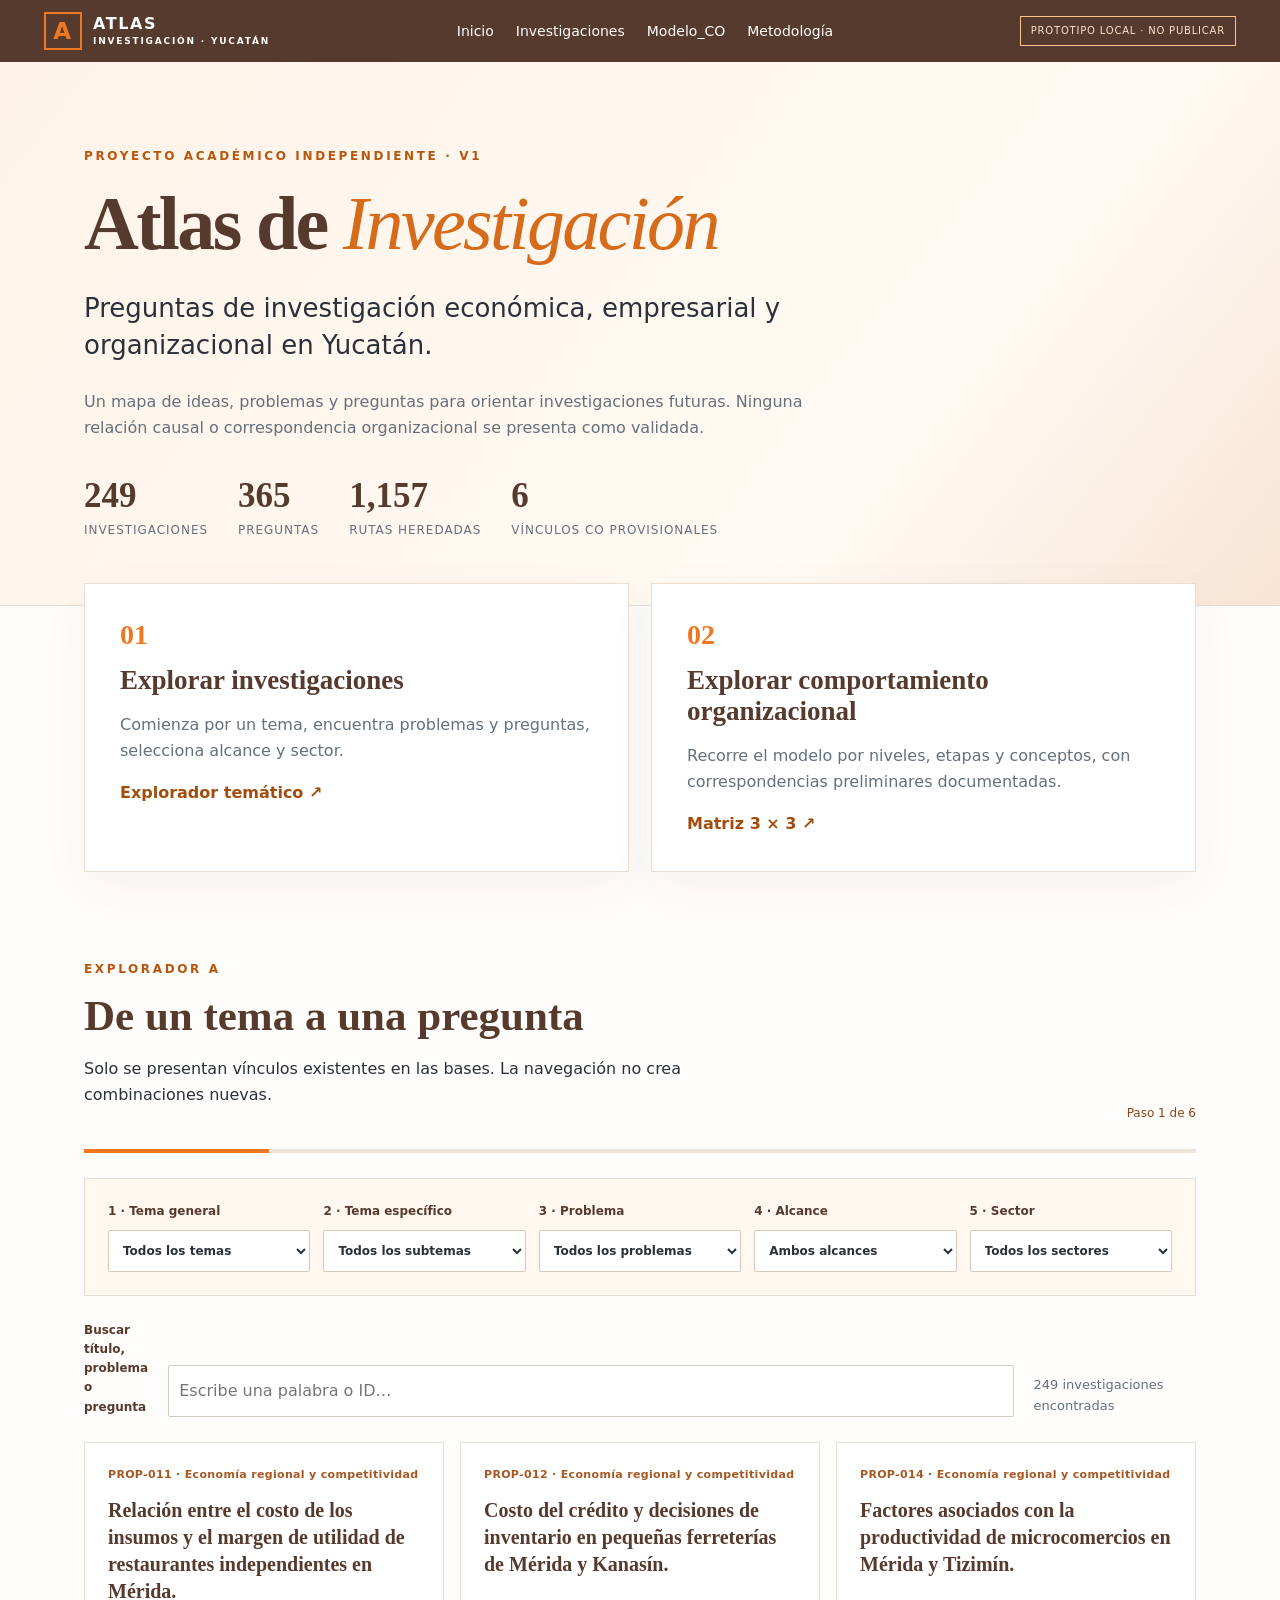
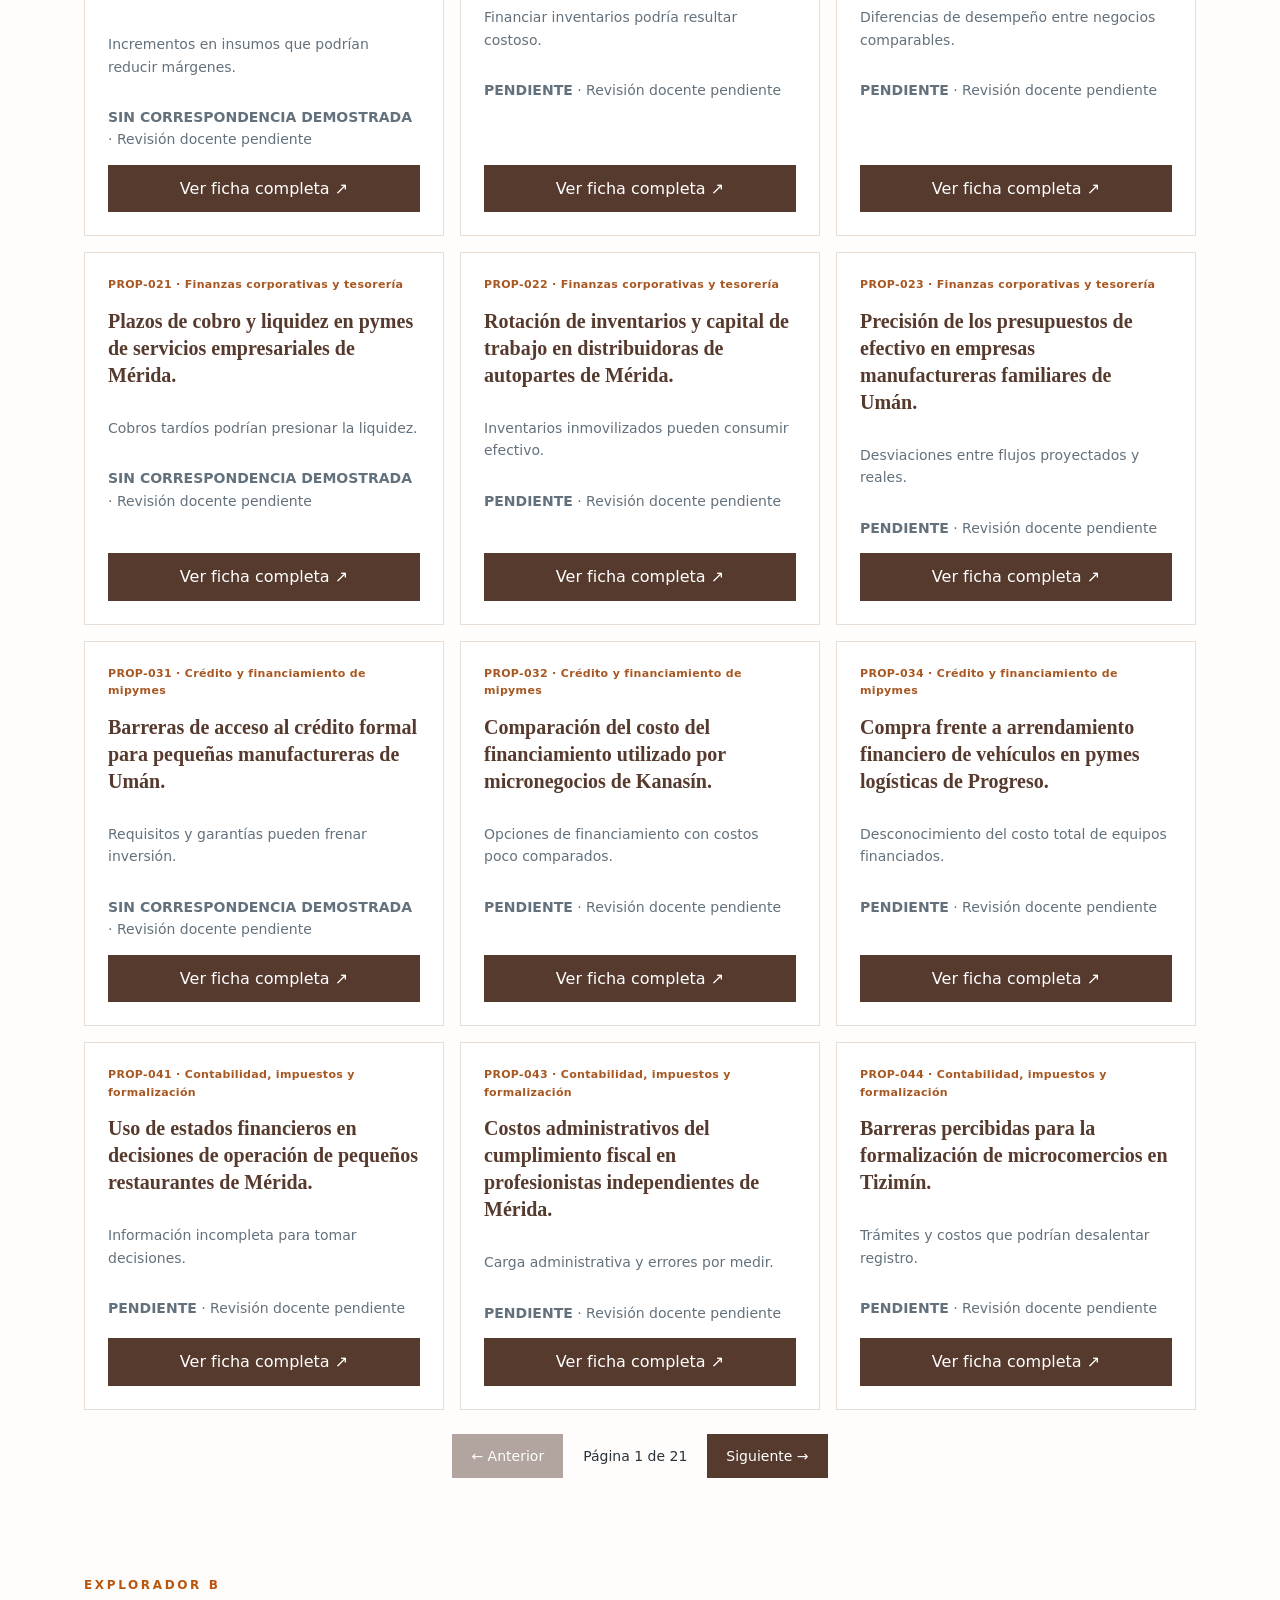
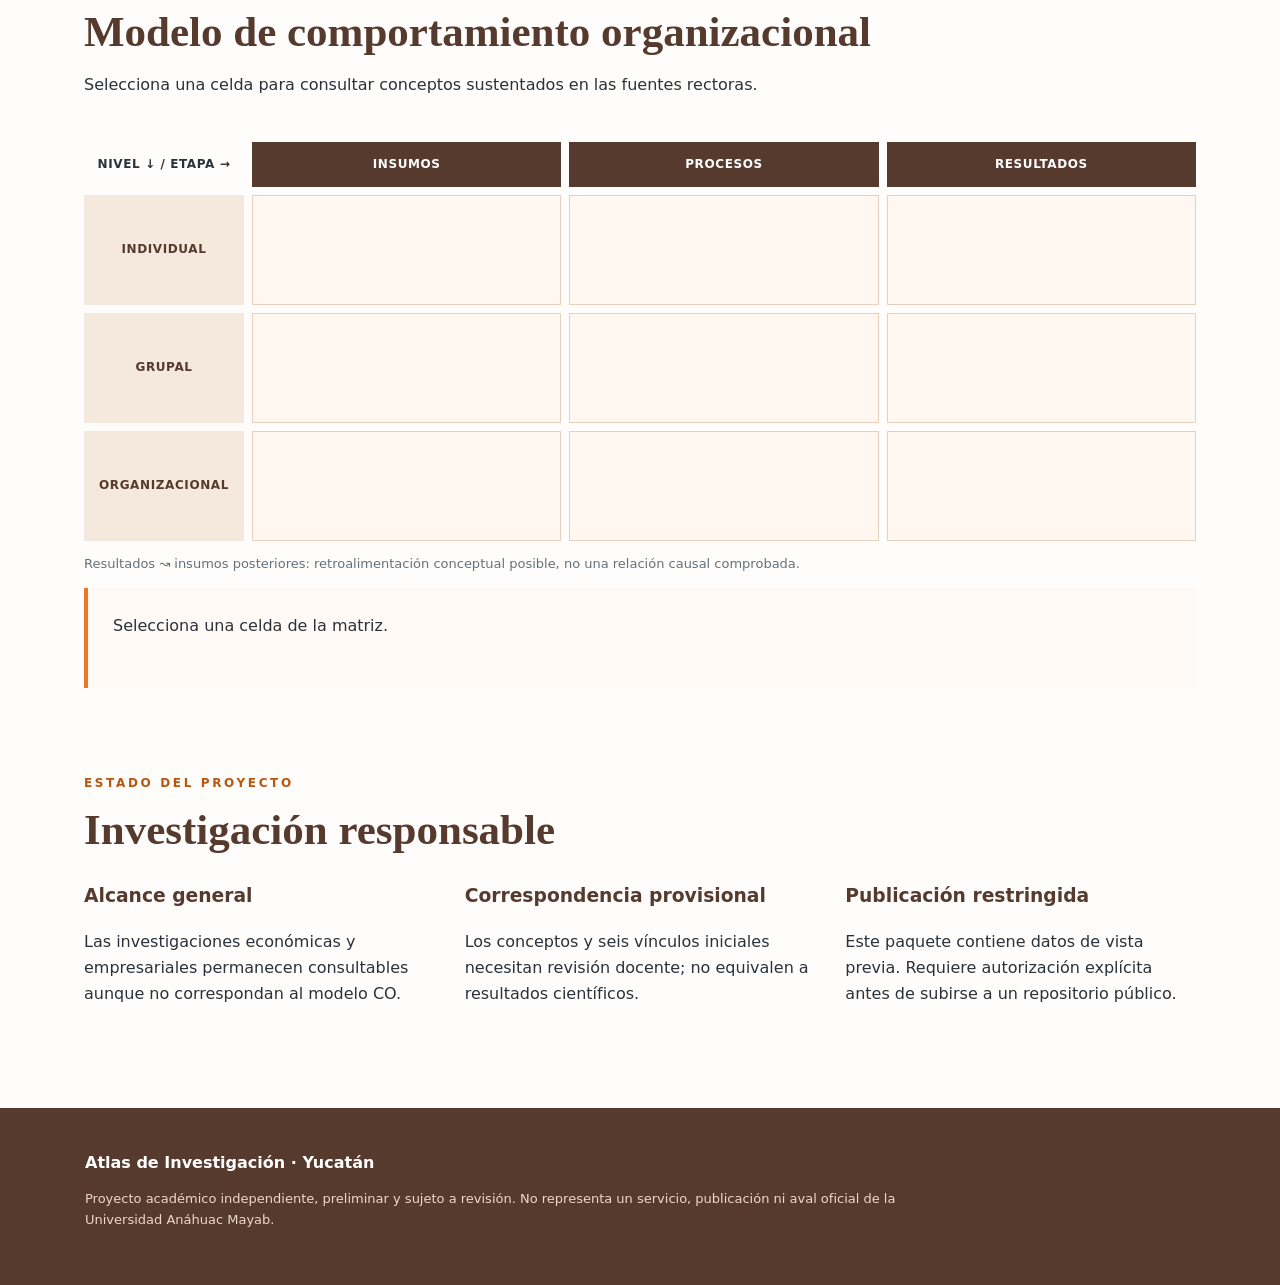
<file: index.html>
<!doctype html><html lang="es"><head><meta charset="utf-8"><meta name="viewport" content="width=device-width,initial-scale=1"><meta name="theme-color" content="#563A2E"><meta name="description" content="Prototipo local de atlas académico preliminar de preguntas empresariales en Yucatán"><title>Atlas de Investigación | Yucatán</title><link rel="stylesheet" href="style.css"></head><body><a class="skip" href="#main">Saltar al contenido</a><header class="top"><div class="topinner"><a class="brand" href="#inicio"><span class="mark" aria-hidden="true">A</span><span>ATLAS <small>INVESTIGACIÓN · YUCATÁN</small></span></a><nav aria-label="Secciones"><a href="#inicio">Inicio</a><a href="#investigaciones">Investigaciones</a><a href="#modelo">Modelo_CO</a><a href="metodologia.html">Metodología</a></nav><span class="tag">PROTOTIPO LOCAL · NO PUBLICAR</span></div></header><main id="main"><section id="inicio" class="hero"><div class="heroinner"><p class="eyebrow">PROYECTO ACADÉMICO INDEPENDIENTE · V1</p><h1>Atlas de <em>Investigación</em></h1><p class="sub">Preguntas de investigación económica, empresarial y organizacional en Yucatán.</p><p class="muted">Un mapa de ideas, problemas y preguntas para orientar investigaciones futuras. Ninguna relación causal o correspondencia organizacional se presenta como validada.</p><div class="numbers" id="metrics" aria-live="polite"></div></div></section><div class="container"><section class="chooser" aria-label="Dos formas de explorar"><a class="bigcard" href="#investigaciones"><span class="cardicon">01</span><h2>Explorar investigaciones</h2><p>Comienza por un tema, encuentra problemas y preguntas, selecciona alcance y sector.</p><span class="arrow">Explorador temático ↗</span></a><a class="bigcard" href="#modelo"><span class="cardicon">02</span><h2>Explorar comportamiento organizacional</h2><p>Recorre el modelo por niveles, etapas y conceptos, con correspondencias preliminares documentadas.</p><span class="arrow">Matriz 3 × 3 ↗</span></a></section><section id="investigaciones" class="section"><div class="sectionhead"><div><p class="eyebrow">EXPLORADOR A</p><h2>De un tema a una pregunta</h2><p>Solo se presentan vínculos existentes en las bases. La navegación no crea combinaciones nuevas.</p></div><span class="stepbadge" id="stepindicator">Paso 1 de 6</span></div><div class="progress" aria-hidden="true"><span id="progressfill"></span></div><div class="filters"><label>1 · Tema general<select id="linea"><option value="">Todos los temas</option></select></label><label>2 · Tema específico<select id="tema"><option value="">Todos los subtemas</option></select></label><label>3 · Problema<select id="problema"><option value="">Todos los problemas</option></select></label><label>4 · Alcance<select id="alcance"><option value="">Ambos alcances</option><option value="DES">Descriptivo</option><option value="CAU">Causal candidato</option></select></label><label>5 · Sector<select id="sector"><option value="">Todos los sectores</option></select></label></div><div class="resultsbar"><label class="searchlabel" for="buscar">Buscar título, problema o pregunta</label><input id="buscar" type="search" placeholder="Escribe una palabra o ID…"><span id="resultcount" aria-live="polite"></span></div><div id="results" class="cards" aria-live="polite"></div><div class="pager"><button id="prev" type="button">← Anterior</button><span id="pageinfo"></span><button id="next" type="button">Siguiente →</button></div></section><section id="modelo" class="section"><div class="sectionhead"><div><p class="eyebrow">EXPLORADOR B</p><h2>Modelo de comportamiento organizacional</h2><p>Selecciona una celda para consultar conceptos sustentados en las fuentes rectoras.</p></div></div><div class="matrix" role="group" aria-label="Matriz de tres niveles y tres etapas"><div class="corner">NIVEL ↓ / ETAPA →</div><div class="mhead">INSUMOS</div><div class="mhead">PROCESOS</div><div class="mhead">RESULTADOS</div><div class="mrow">INDIVIDUAL</div><button data-n="IND" data-e="INS"></button><button data-n="IND" data-e="PRO"></button><button data-n="IND" data-e="RES"></button><div class="mrow">GRUPAL</div><button data-n="GRU" data-e="INS"></button><button data-n="GRU" data-e="PRO"></button><button data-n="GRU" data-e="RES"></button><div class="mrow">ORGANIZACIONAL</div><button data-n="ORG" data-e="INS"></button><button data-n="ORG" data-e="PRO"></button><button data-n="ORG" data-e="RES"></button></div><p class="caption">Resultados ↝ insumos posteriores: retroalimentación conceptual posible, no una relación causal comprobada.</p><div id="codetail" class="codetail" aria-live="polite">Selecciona una celda de la matriz.</div></section><section class="section"><p class="eyebrow">ESTADO DEL PROYECTO</p><h2>Investigación responsable</h2><div class="cols"><article><h3>Alcance general</h3><p>Las investigaciones económicas y empresariales permanecen consultables aunque no correspondan al modelo CO.</p></article><article><h3>Correspondencia provisional</h3><p>Los conceptos y seis vínculos iniciales necesitan revisión docente; no equivalen a resultados científicos.</p></article><article><h3>Publicación restringida</h3><p>Este paquete contiene datos de vista previa. Requiere autorización explícita antes de subirse a un repositorio público.</p></article></div></section></div><dialog id="ficha"><div class="dialoghead"><h2 id="fichatitle">Ficha</h2><button id="close" type="button" aria-label="Cerrar ficha">✕</button></div><div id="fichacontent"></div><div class="dialogfoot"><button type="button" id="copyurl">Copiar enlace directo</button><span class="muted">PDF no disponible: sin autorización de difusión.</span></div></dialog></main><footer><strong>Atlas de Investigación · Yucatán</strong><p>Proyecto académico independiente, preliminar y sujeto a revisión. No representa un servicio, publicación ni aval oficial de la Universidad Anáhuac Mayab.</p></footer><script src="app.js" defer></script></body></html>
</file>
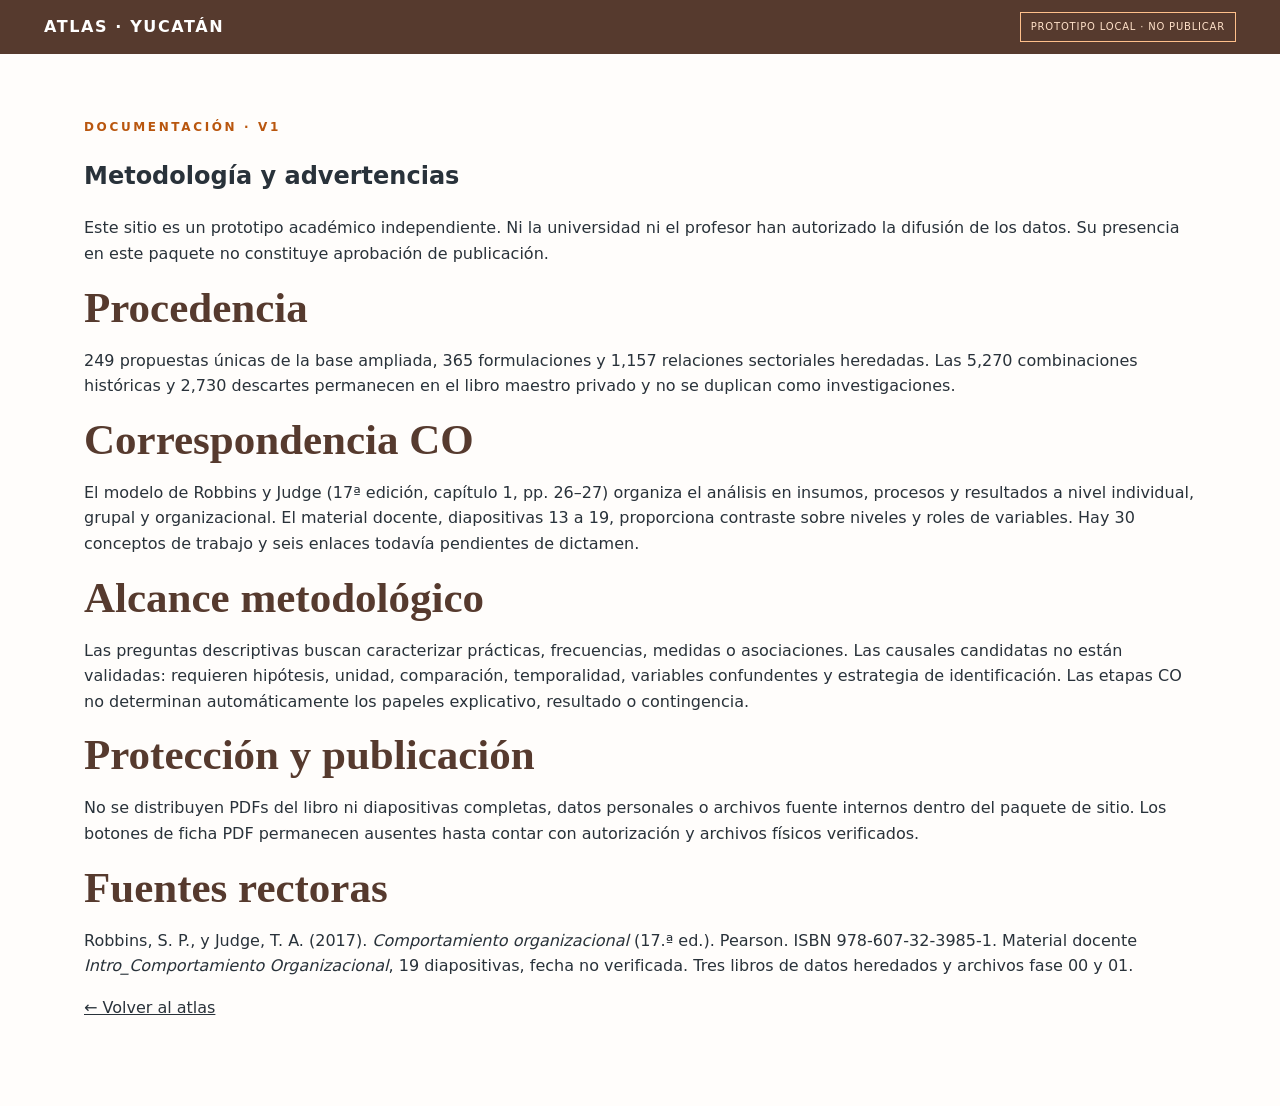
<file: metodologia.html>
<!doctype html><html lang="es"><head><meta charset="utf-8"><meta name="viewport" content="width=device-width,initial-scale=1"><title>Metodología | Atlas Yucatán</title><link rel="stylesheet" href="style.css"></head><body><header class="top"><div class="topinner"><a class="brand" href="index.html">ATLAS · YUCATÁN</a><span class="tag">PROTOTIPO LOCAL · NO PUBLICAR</span></div></header><main class="container"><section class="section"><p class="eyebrow">DOCUMENTACIÓN · V1</p><h1>Metodología y advertencias</h1><p>Este sitio es un prototipo académico independiente. Ni la universidad ni el profesor han autorizado la difusión de los datos. Su presencia en este paquete no constituye aprobación de publicación.</p><h2>Procedencia</h2><p>249 propuestas únicas de la base ampliada, 365 formulaciones y 1,157 relaciones sectoriales heredadas. Las 5,270 combinaciones históricas y 2,730 descartes permanecen en el libro maestro privado y no se duplican como investigaciones.</p><h2>Correspondencia CO</h2><p>El modelo de Robbins y Judge (17ª edición, capítulo 1, pp. 26–27) organiza el análisis en insumos, procesos y resultados a nivel individual, grupal y organizacional. El material docente, diapositivas 13 a 19, proporciona contraste sobre niveles y roles de variables. Hay 30 conceptos de trabajo y seis enlaces todavía pendientes de dictamen.</p><h2>Alcance metodológico</h2><p>Las preguntas descriptivas buscan caracterizar prácticas, frecuencias, medidas o asociaciones. Las causales candidatas no están validadas: requieren hipótesis, unidad, comparación, temporalidad, variables confundentes y estrategia de identificación. Las etapas CO no determinan automáticamente los papeles explicativo, resultado o contingencia.</p><h2>Protección y publicación</h2><p>No se distribuyen PDFs del libro ni diapositivas completas, datos personales o archivos fuente internos dentro del paquete de sitio. Los botones de ficha PDF permanecen ausentes hasta contar con autorización y archivos físicos verificados.</p><h2>Fuentes rectoras</h2><p>Robbins, S. P., y Judge, T. A. (2017). <i>Comportamiento organizacional</i> (17.ª ed.). Pearson. ISBN 978-607-32-3985-1. Material docente <i>Intro_Comportamiento Organizacional</i>, 19 diapositivas, fecha no verificada. Tres libros de datos heredados y archivos fase 00 y 01.</p><p><a href="index.html">← Volver al atlas</a></p></section></main></body></html>
</file>
<file: style.css>
:root{--orange:#F07722;--brown:#563A2E;--ink:#29323A;--cream:#FFF4EC;--muted:#63717C;--line:#e7ddd4}*{box-sizing:border-box}html{scroll-behavior:smooth}body{margin:0;color:var(--ink);background:#fffdfb;font:16px/1.6 system-ui,-apple-system,'Segoe UI',sans-serif}a{color:inherit}button,input,select{font:inherit}button:focus-visible,a:focus-visible,input:focus-visible,select:focus-visible{outline:3px solid var(--orange);outline-offset:3px}.skip{position:absolute;left:-999px}.skip:focus{left:12px;top:12px;z-index:40;background:white;padding:10px}.top{background:var(--brown);color:white;position:sticky;top:0;z-index:10}.topinner{max-width:1240px;margin:auto;padding:12px 24px;display:flex;align-items:center;justify-content:space-between;gap:20px}.brand{display:flex;align-items:center;gap:11px;font-weight:850;letter-spacing:.1em;text-decoration:none;line-height:1}.brand small{display:block;font-size:9px;letter-spacing:.2em;margin-top:5px}.mark{border:2px solid var(--orange);width:38px;height:38px;display:grid;place-items:center;color:var(--orange);font-size:23px}.top nav{display:flex;gap:22px;font-size:14px}.top nav a{text-decoration:none}.top nav a:hover{text-decoration:underline}.tag{border:1px solid #ffc08b;color:#ffe1c9;font-size:10px;padding:6px 10px;letter-spacing:.08em}.hero{background:linear-gradient(128deg,#fff3e8 0%,#fffaf4 70%,#f8e4d4 100%);border-bottom:1px solid var(--line)}.heroinner,.container{max-width:1160px;margin:auto;padding:0 24px}.heroinner{padding-top:73px;padding-bottom:63px}.eyebrow{color:#b9560e;font-size:12px;letter-spacing:.22em;font-weight:800;text-transform:uppercase}.hero h1{font:700 clamp(42px,6vw,76px)/1.08 Georgia,serif;color:var(--brown);letter-spacing:-.035em;margin:16px 0}.hero h1 em{color:#d66b1b;font-weight:400}.sub{font-size:clamp(19px,2.3vw,26px);max-width:790px;line-height:1.4}.muted{color:var(--muted)}.hero .muted{max-width:760px}.numbers{display:flex;flex-wrap:wrap;gap:30px;margin-top:36px}.num strong{font:700 35px Georgia,serif;color:var(--brown);display:block}.num span{font-size:12px;color:var(--muted);text-transform:uppercase;letter-spacing:.08em}.chooser{display:grid;grid-template-columns:1fr 1fr;gap:22px;margin:-23px 0 76px;position:relative}.bigcard{display:block;background:#fff;border:1px solid #ecddd1;padding:35px;text-decoration:none;box-shadow:0 15px 45px #4228100d;transition:transform .2s,border-color .2s}.bigcard:hover{transform:translateY(-4px);border-color:var(--orange)}.cardicon{color:var(--orange);font:700 28px Georgia,serif}.bigcard h2{color:var(--brown);font:700 27px Georgia,serif;margin:14px 0 6px}.bigcard p{color:var(--muted)}.arrow{color:#a34c0b;font-weight:750}.section{scroll-margin-top:80px;margin:64px 0 86px}.sectionhead{display:flex;justify-content:space-between;align-items:end;gap:25px}.section h2{font:700 clamp(28px,3.7vw,43px) Georgia,serif;color:var(--brown);margin:8px 0}.sectionhead p{max-width:720px}.stepbadge{white-space:nowrap;font-size:12px;color:#8c4514}.progress{height:4px;background:#eee4da;margin:25px 0}.progress span{display:block;width:16.66%;height:100%;background:var(--orange);transition:width .2s}.filters{display:grid;grid-template-columns:repeat(5,minmax(0,1fr));gap:13px;background:#fff7f0;padding:23px;border:1px solid var(--line)}label{display:block;font-size:12px;font-weight:760;color:var(--brown)}select,input{width:100%;border:1px solid #d7c9bc;background:#fff;color:var(--ink);padding:12px 10px;margin-top:9px;border-radius:2px;min-width:0}select{cursor:pointer}.resultsbar{display:flex;align-items:end;gap:20px;justify-content:space-between;margin:25px 0}.searchlabel{flex:1;max-width:550px}.resultsbar>span{font-size:13px;color:var(--muted)}.cards{display:grid;grid-template-columns:repeat(3,minmax(0,1fr));gap:16px}.record{border:1px solid var(--line);background:#fff;padding:23px;display:flex;flex-direction:column}.record h3{font:700 20px/1.35 Georgia,serif;color:var(--brown);margin:14px 0}.record p{font-size:14px;color:var(--muted)}.record .meta{font-size:11px;letter-spacing:.03em;color:#a75822;font-weight:800}.record button,.pager button,.dialogfoot button{border:1px solid var(--brown);background:var(--brown);color:#fff;padding:10px 18px;cursor:pointer;margin-top:auto}.record button:hover,.pager button:hover,.dialogfoot button:hover{background:#794f3d}.pager{display:flex;justify-content:center;gap:20px;align-items:center;margin-top:24px;font-size:14px}.pager button:disabled{opacity:.45;cursor:not-allowed}.matrix{display:grid;grid-template-columns:160px repeat(3,1fr);gap:8px;margin-top:28px}.corner,.mhead,.mrow{display:flex;align-items:center;justify-content:center;text-align:center;font-size:12px;font-weight:800;letter-spacing:.05em}.mhead{background:var(--brown);color:white;padding:13px}.mrow{background:#f5e8dc;color:var(--brown);padding:8px}.matrix button{min-height:110px;background:#fff7f0;border:1px solid #e6d0bb;color:var(--brown);padding:15px;cursor:pointer;text-align:left;font-size:14px}.matrix button:hover,.matrix button.active{background:#ffe6cf;border:2px solid #d46916}.matrix button strong{display:block;font:700 25px Georgia,serif;color:#a65316}.caption{font-size:13px;color:var(--muted)}.codetail{padding:25px;background:#fffaf5;border-left:4px solid var(--orange);min-height:100px}.concept{padding:16px;border-bottom:1px solid var(--line)}.concept h3{margin:0;color:var(--brown)}.concept p{margin:4px 0}.concept small{color:var(--muted)}.cols{display:grid;grid-template-columns:repeat(3,1fr);gap:30px}.cols h3{color:var(--brown)}footer{padding:42px max(24px,calc((100vw - 1110px)/2));background:var(--brown);color:white}footer p{max-width:820px;color:#eed8c9;font-size:13px}dialog{border:1px solid #d5b99e;max-width:740px;width:calc(100% - 28px);max-height:85vh;overflow:auto;padding:28px;color:var(--ink)}dialog::backdrop{background:#1d1713ad}.dialoghead,.dialogfoot{display:flex;justify-content:space-between;align-items:center;gap:20px}.dialoghead h2{font:700 26px Georgia,serif;color:var(--brown)}.dialoghead button{border:0;background:transparent;cursor:pointer;font-size:23px}.dialogfoot{border-top:1px solid var(--line);padding-top:18px;margin-top:20px;flex-wrap:wrap}.kv{border-bottom:1px solid var(--line);padding:10px 0}.kv b{display:block;color:var(--brown);font-size:12px;letter-spacing:.04em;text-transform:uppercase}.kv p{margin:4px 0;overflow-wrap:anywhere}.empty{grid-column:1/-1;padding:34px;border:1px dashed #bfae9b;color:var(--muted)}@media(max-width:950px){.top nav{display:none}.filters{grid-template-columns:repeat(2,1fr)}.cards{grid-template-columns:repeat(2,1fr)}.tag{font-size:9px}}@media(max-width:600px){.heroinner{padding-top:42px}.chooser,.cards,.cols{grid-template-columns:1fr}.chooser{margin-top:20px}.filters{grid-template-columns:1fr}.resultsbar{display:block}.matrix{grid-template-columns:80px repeat(3,minmax(0,1fr));gap:4px}.matrix button{font-size:10px;min-height:95px;padding:7px}.matrix button strong{font-size:18px}.mrow,.mhead,.corner{font-size:9px;overflow-wrap:anywhere}.sectionhead{display:block}.topinner{padding:12px}.brand{font-size:13px}.tag{max-width:125px;text-align:center}.bigcard{padding:25px}}@media(prefers-reduced-motion:reduce){html{scroll-behavior:auto}*,*:before,*:after{transition:none!important}}
</file>
